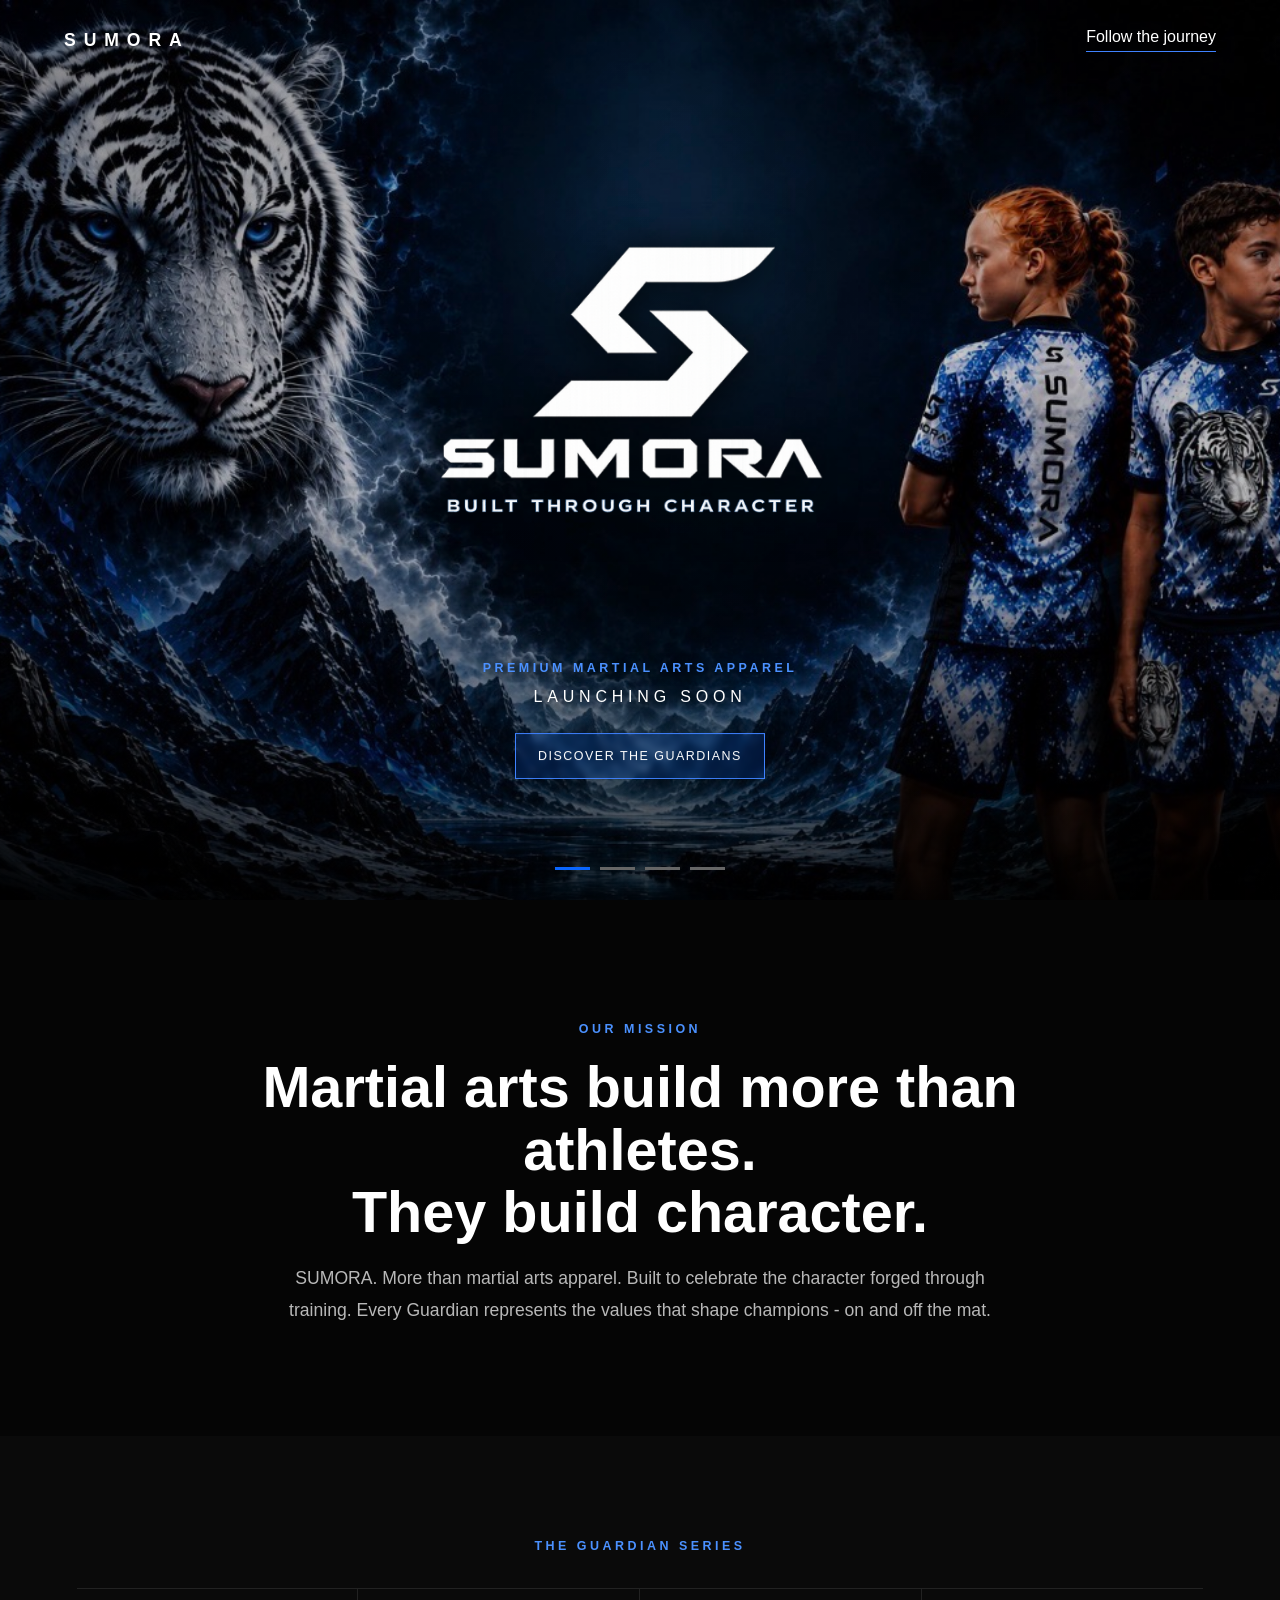
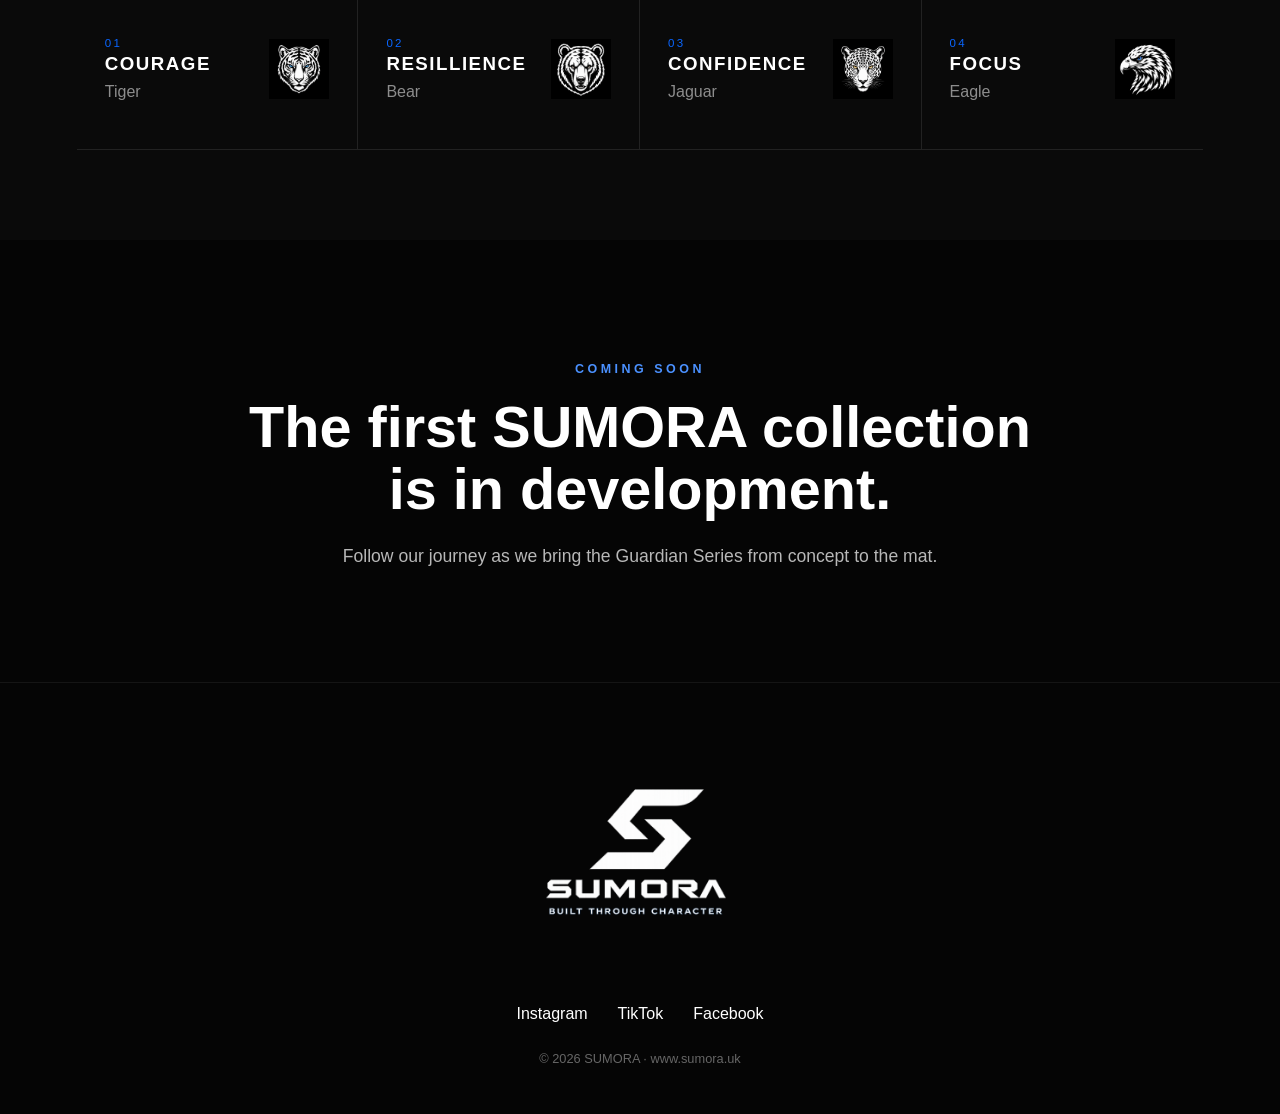
<file: index.html>
<!doctype html>
<html lang="en">
<head>
  <meta charset="utf-8">
  <meta name="viewport" content="width=device-width, initial-scale=1">
  <meta name="description" content="SUMORA — premium martial arts apparel. Built Through Character.">
  <title>SUMORA | Built Through Character</title>
  <link rel="stylesheet" href="style.css">
</head>
<body>
  <header class="hero" id="top" aria-label="SUMORA Guardian Series">
    <div class="slides" aria-hidden="true">
      <div class="slide active tiger" style="background-image:url('assets/tiger.jpg')"></div>
      <div class="slide eagle" style="background-image:url('assets/eagle.jpg')"></div>
      <div class="slide bear" style="background-image:url('assets/bear.jpg')"></div>
      <div class="slide jaguar" style="background-image:url('assets/jaguar.jpg')"></div>
      
    </div>
    <div class="shade"></div>

    <nav>
      <a class="brand" href="#top">SUMORA</a>
      <a class="social-nav" href="#follow">Follow the journey</a>
    </nav>

    <div class="hero-copy">
      <img class="hero-logo" src="assets/sumora-logo.png" alt="SUMORA — Built Through Character">
      <p class="eyebrow">Premium Martial Arts Apparel</p>
      <p class="launch">Launching soon</p>
      <a class="button" href="#guardians">Discover the Guardians</a>
    </div>

    <div class="dots" aria-label="Choose background">
      <button class="dot active" aria-label="Show Tiger background"></button>
      <button class="dot" aria-label="Show Bear background"></button>
      <button class="dot" aria-label="Show Jaguar background"></button>
      <button class="dot" aria-label="Show Eagle background"></button>
    </div>
  </header>

  <main>
    <section class="mission">
      <p class="section-label">Our mission</p>
      <h2>Martial arts build more than athletes.<br>They build character.</h2>
      <p> SUMORA. More than martial arts apparel.  Built to celebrate the character forged through training. Every Guardian represents the values that shape champions - on and off the mat.</p>
    </section>

    <section id="guardians" class="guardians">
      <p class="section-label">The Guardian Series</p>
      <div class="guardian-grid">
        <article>
    <div class="guardian-text">
        <span>01</span>
        <h3>COURAGE</h3>
        <p>Tiger</p>
    </div>
    <img src="assets/tiger.png" class="guardian-icon" alt="Tiger">
</article>
<article>
    <div class="guardian-text">
        <span>02</span>
        <h3>RESILLIENCE</h3>
        <p>Bear</p>
    </div>
    <img src="assets/bear.png" class="guardian-icon" alt="Bear">
</article>
<article>
    <div class="guardian-text">
        <span>03</span>
        <h3>CONFIDENCE</h3>
        <p>Jaguar</p>
    </div>
    <img src="assets/jaguar.png" class="guardian-icon" alt="Jaguar">
</article>
        
       <article> 
    <div class="guardian-text">
        <span>04</span>
        <h3>FOCUS</h3>
        <p>Eagle</p>
    </div>
    <img src="assets/eagle.png" class="guardian-icon" alt="Eagle">
</article>
  
      </div>
    </section>

    <section class="coming">
      <p class="section-label">Coming soon</p>
      <h2>The first SUMORA collection is in development.</h2>
      <p>Follow our journey as we bring the Guardian Series from concept to the mat.</p>
    </section>
  </main>

  <footer id="follow">
    <img class="footer-logo" src="assets/sumora-logo.png" alt="SUMORA — Built Through Character">
    <div class="links">
      <a href="https://www.instagram.com/wearsumora/" target="_blank" rel="noopener">Instagram</a>
      <a href="https://www.tiktok.com/@wearsumora" target="_blank" rel="noopener">TikTok</a>
      <a href="https://www.facebook.com/wearsumora" target="_blank" rel="noopener">Facebook</a>
    </div>
    <p class="copyright">© 2026 SUMORA · www.sumora.uk</p>
  </footer>

  <script src="script.js"></script>
</body>
</html>
</file>
<file: style.css>
*{box-sizing:border-box}
html{scroll-behavior:smooth}
body{margin:0;background:#050505;color:#fff;font-family:Arial,Helvetica,sans-serif}
.hero{min-height:100svh;position:relative;overflow:hidden}
.slides,.slide,.shade{position:absolute;inset:0}
.slide{background-position:center;background-size:cover;opacity:0;transform:scale(1.025);transition:opacity 1.2s ease,transform 6s ease}
.slide.active{opacity:1;transform:scale(1)}
.shade{background:linear-gradient(90deg,rgba(0,0,0,.36),rgba(0,0,0,.08) 50%,rgba(0,0,0,.26)),linear-gradient(0deg,rgba(0,0,0,.70),transparent 48%,rgba(0,0,0,.18))}
nav{position:relative;z-index:3;display:flex;justify-content:space-between;align-items:center;padding:28px 5vw}
.brand{color:#fff;text-decoration:none;font-weight:800;letter-spacing:.45em;font-size:1.1rem}
.social-nav{color:#fff;text-decoration:none;border-bottom:1px solid #3f82ff;padding-bottom:5px}
.hero-copy{position:absolute;z-index:3;left:50%;top:50%;width:min(620px,76vw);text-align:center;transform:translate(-50%,-46%);display:flex;flex-direction:column;align-items:center}
.hero-logo{display:block;width:min(700px,90vw);height:auto;filter:drop-shadow(0 4px 20px rgba(0,0,0,.8))}
.eyebrow,.section-label{color:#4b91ff;text-transform:uppercase;letter-spacing:.28em;font-size:.78rem;font-weight:700}
.eyebrow{margin:24px 0 8px;text-shadow:0 2px 12px #000}
.launch{text-transform:uppercase;letter-spacing:.3em;margin:5px 0;text-shadow:0 2px 12px #000}
.button{display:inline-block;margin-top:22px;padding:15px 22px;border:1px solid #3f82ff;color:#fff;text-decoration:none;text-transform:uppercase;letter-spacing:.12em;font-size:.78rem;background:rgba(10,102,255,.18);backdrop-filter:blur(3px)}
.button:hover{background:rgba(10,102,255,.35)}
.dots{position:absolute;z-index:4;bottom:30px;left:50%;transform:translateX(-50%);display:flex;gap:10px}
.dot{width:35px;height:3px;border:0;background:#666;cursor:pointer;padding:0}
.dot.active{background:#0a66ff}
.mission,.coming{padding:110px 8vw;max-width:1050px;margin:auto;text-align:center}
.mission h2,.coming h2{font-size:clamp(2rem,4.5vw,4.4rem);line-height:1.08;margin:20px 0}
.mission>p:last-child,.coming>p:last-child{max-width:740px;margin:auto;color:#b8b8b8;font-size:1.1rem;line-height:1.8}
.guardians{padding:90px 6vw;background:#0a0a0a}
.guardians>.section-label{text-align:center}
.guardian-grid{display:grid;grid-template-columns:repeat(4,1fr);max-width:1200px;margin:35px auto 0;border-top:1px solid #222;border-bottom:1px solid #222}
.guardian-grid article{
  display:flex;
  justify-content:space-between;
  align-items:center;
  padding:48px 28px;
  border-right:1px solid #222;
  overflow:hidden;
}
.guardian-text{
  display:flex;
  flex-direction:column;
}
.guardian-icon{
  width:60px;
  height:60px;
  object-fit:contain;
  flex-shrink:0;
}
.guardian-grid article:last-child{border-right:0}
.guardian-grid span{color:#0a66ff;font-size:.72rem;letter-spacing:.2em}
.guardian-grid h3{text-transform:uppercase;letter-spacing:.08em;margin:4px 0 8px}
.guardian-grid p{color:#8d8d8d;margin:0}
footer{padding:70px 6vw 35px;text-align:center;border-top:1px solid #151515}
.footer-logo{width:min(330px,70vw);height:auto}
.links{display:flex;justify-content:center;gap:30px;margin:28px 0}
.links a{color:#fff;text-decoration:none}
.links a:hover{color:#3f82ff}
.copyright{color:#666;font-size:.8rem}
@media(max-width:800px){
  .social-nav{font-size:.75rem}
  .hero-copy{width:86vw}
  .hero-logo{width:min(520px,82vw)}
  .guardian-grid{grid-template-columns:1fr 1fr}
  .guardian-grid article:nth-child(2){border-right:0}
  .guardian-grid article{border-bottom:1px solid #222}
  .mission,.coming{padding:80px 7vw}
}
@media(max-width:520px){
  nav{padding:22px 5vw}
  .brand{font-size:.9rem}
  .hero{min-height:88svh}
  .hero-copy{top:47%;width:92vw}
  .hero-logo{width:88vw}
  .eyebrow{font-size:.65rem;line-height:1.6;letter-spacing:.2em;margin-top:18px}
  .launch{font-size:.75rem}
  .button{font-size:.68rem;padding:13px 16px}
  .dots{bottom:22px}
  .guardian-grid{grid-template-columns:1fr}
  .guardian-grid article{border-right:0}
  .links{gap:18px;flex-wrap:wrap}
  .slide.tiger,.slide.bear{background-position:54% center}
  .slide.jaguar,.slide.eagle{background-position:50% center}
}
@media(prefers-reduced-motion:reduce){
  html{scroll-behavior:auto}
  .slide{transition:none;transform:none}
}
</file>
